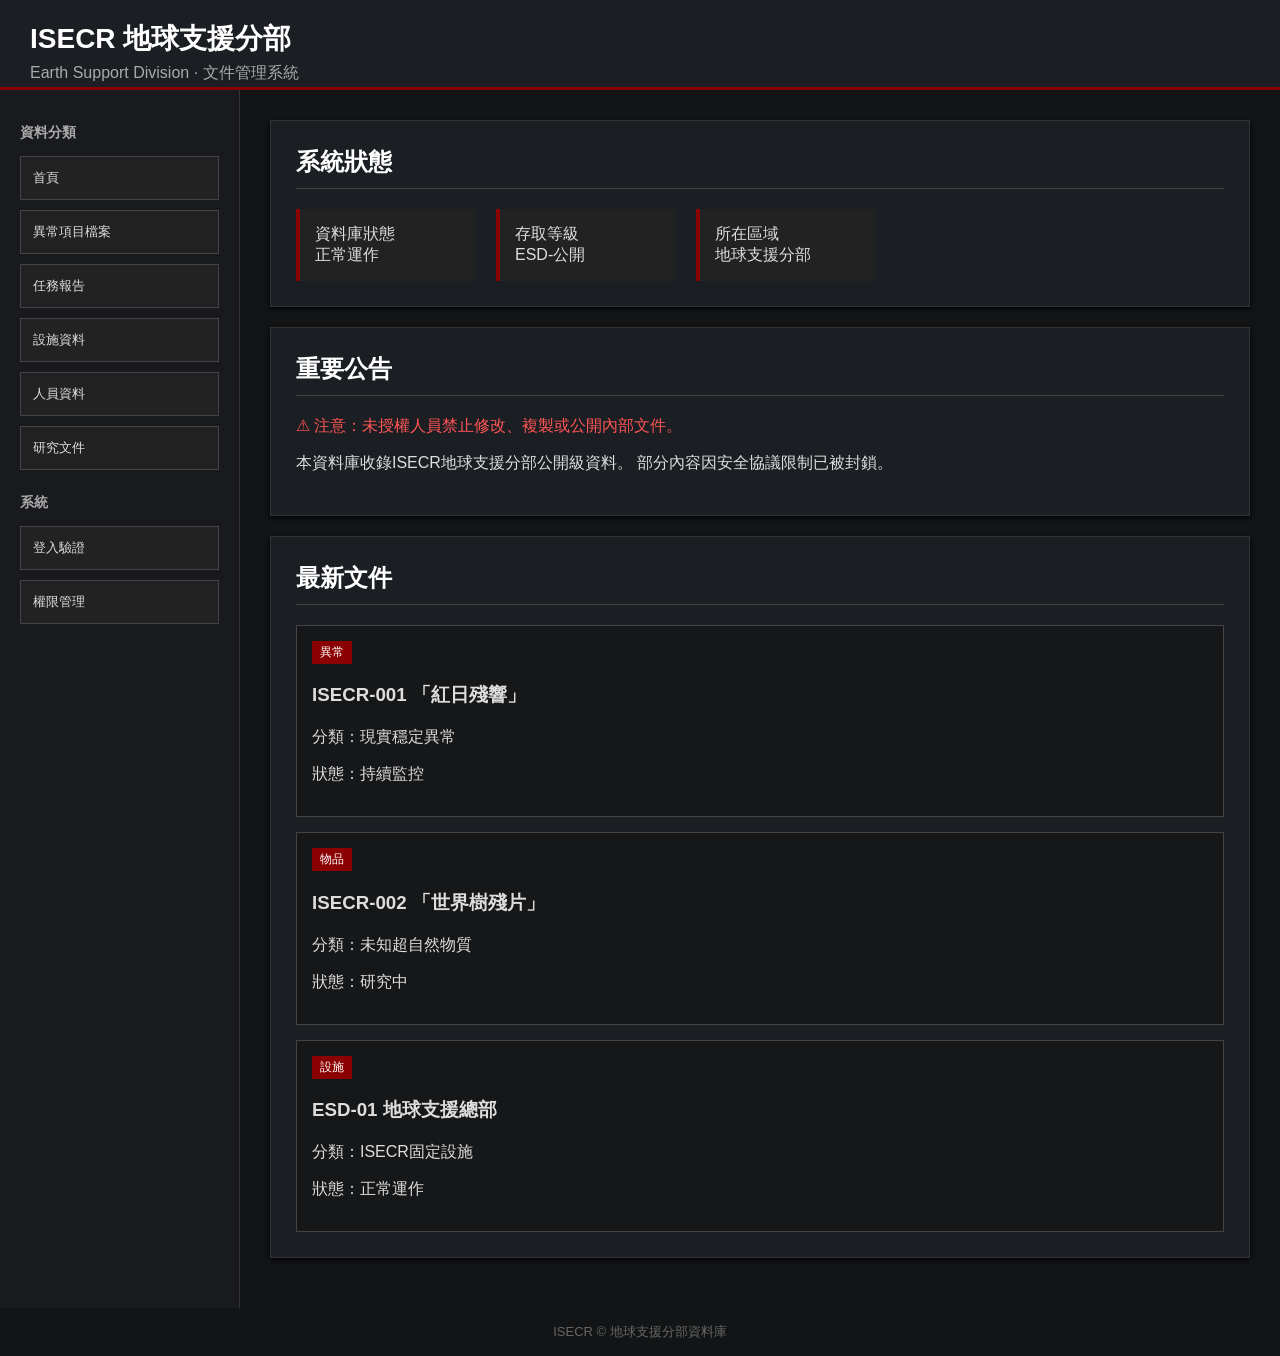
<file: index.html>
<!DOCTYPE html>
<html lang="zh-Hant">

<head>

<meta charset="UTF-8">

<meta name="viewport" content="width=device-width, initial-scale=1.0">

<title>ISECR 地球支援分部資料庫</title>


<style>

*{
box-sizing:border-box;
}


body{

margin:0;

background:#121416;

color:#ddd;

font-family:
"Microsoft JhengHei",
"PingFang TC",
sans-serif;

}


/* 頂部 */

.header{

height:90px;

background:#1b1e22;

border-bottom:3px solid #8b0000;

padding:20px 30px;

}


.header h1{

margin:0;

font-size:28px;

color:white;

}


.header p{

margin:5px 0;

color:#aaa;

}



/* 主框架 */


.layout{

display:flex;

min-height:calc(100vh - 90px);

}



/* 導航 */


.menu{

width:240px;

background:#181a1d;

border-right:1px solid #333;

padding:20px;

}


.menu h3{

color:#aaa;

font-size:14px;

}



.menu button{

width:100%;

background:#222;

color:#ddd;

border:1px solid #444;

padding:12px;

margin-bottom:10px;

text-align:left;

cursor:pointer;

}



.menu button:hover{

background:#333;

border-color:#8b0000;

}




/* 內容 */


.main{

flex:1;

padding:30px;

}



.card{

background:#1b1e22;

border:1px solid #333;

padding:25px;

margin-bottom:20px;

box-shadow:0 2px 5px #000;

}



.card h2{

margin-top:0;

color:white;

border-bottom:1px solid #444;

padding-bottom:10px;

}




/* 狀態 */


.status{

display:flex;

gap:20px;

flex-wrap:wrap;

}



.box{

background:#222;

padding:15px;

border-left:4px solid #8b0000;

min-width:180px;

}



.red{

color:#ff5555;

}




/* 文件 */


.document{

background:#161719;

border:1px solid #444;

padding:15px;

margin-top:15px;

}



.document h3{

color:#ddd;

}



.tag{

display:inline-block;

background:#8b0000;

color:white;

padding:3px 8px;

font-size:12px;

}




footer{

padding:15px;

text-align:center;

color:#666;

font-size:13px;

}



@media(max-width:700px){


.layout{

display:block;

}


.menu{

width:100%;

}


.main{

padding:15px;

}


}



</style>


</head>



<body>



<div class="header">

<h1>
ISECR 地球支援分部
</h1>

<p>
Earth Support Division · 文件管理系統
</p>

</div>



<div class="layout">



<div class="menu">

<h3>
資料分類
</h3>


<button onclick="location.href='index.html'">
首頁
</button>

<button onclick="location.href='1.html'">
異常項目檔案
</button>

<button onclick="location.href='2.html'">
任務報告
</button>

<button onclick="location.href='3.html'">
設施資料
</button>

<button onclick="location.href='4.html'">
人員資料
</button>

<button onclick="location.href='5.html'">
研究文件
</button>

<h3>系統</h3>

<button onclick="location.href='6.html'">
登入驗證
</button>

<button onclick="location.href='7.html'">
權限管理
</button>


</div>




<div class="main">



<div class="card">


<h2>
系統狀態
</h2>


<div class="status">


<div class="box">

資料庫狀態

<br>

正常運作

</div>


<div class="box">

存取等級

<br>

ESD-公開

</div>


<div class="box">

所在區域

<br>

地球支援分部

</div>



</div>


</div>




<div class="card">


<h2>
重要公告
</h2>


<p class="red">

⚠ 注意：未授權人員禁止修改、複製或公開內部文件。

</p>


<p>

本資料庫收錄ISECR地球支援分部公開級資料。

部分內容因安全協議限制已被封鎖。

</p>


</div>





<div class="card">


<h2>
最新文件

</h2>



<div class="document">


<span class="tag">
異常
</span>


<h3>

ISECR-001 「紅日殘響」

</h3>


<p>

分類：現實穩定異常

</p>


<p>

狀態：持續監控

</p>


</div>




<div class="document">


<span class="tag">
物品
</span>


<h3>

ISECR-002 「世界樹殘片」

</h3>


<p>

分類：未知超自然物質

</p>


<p>

狀態：研究中

</p>


</div>




<div class="document">


<span class="tag">
設施
</span>


<h3>

ESD-01 地球支援總部

</h3>


<p>

分類：ISECR固定設施

</p>


<p>

狀態：正常運作

</p>


</div>



</div>



</div>


</div>



<footer>

ISECR © 地球支援分部資料庫

</footer>



</body>

</html>
</file>
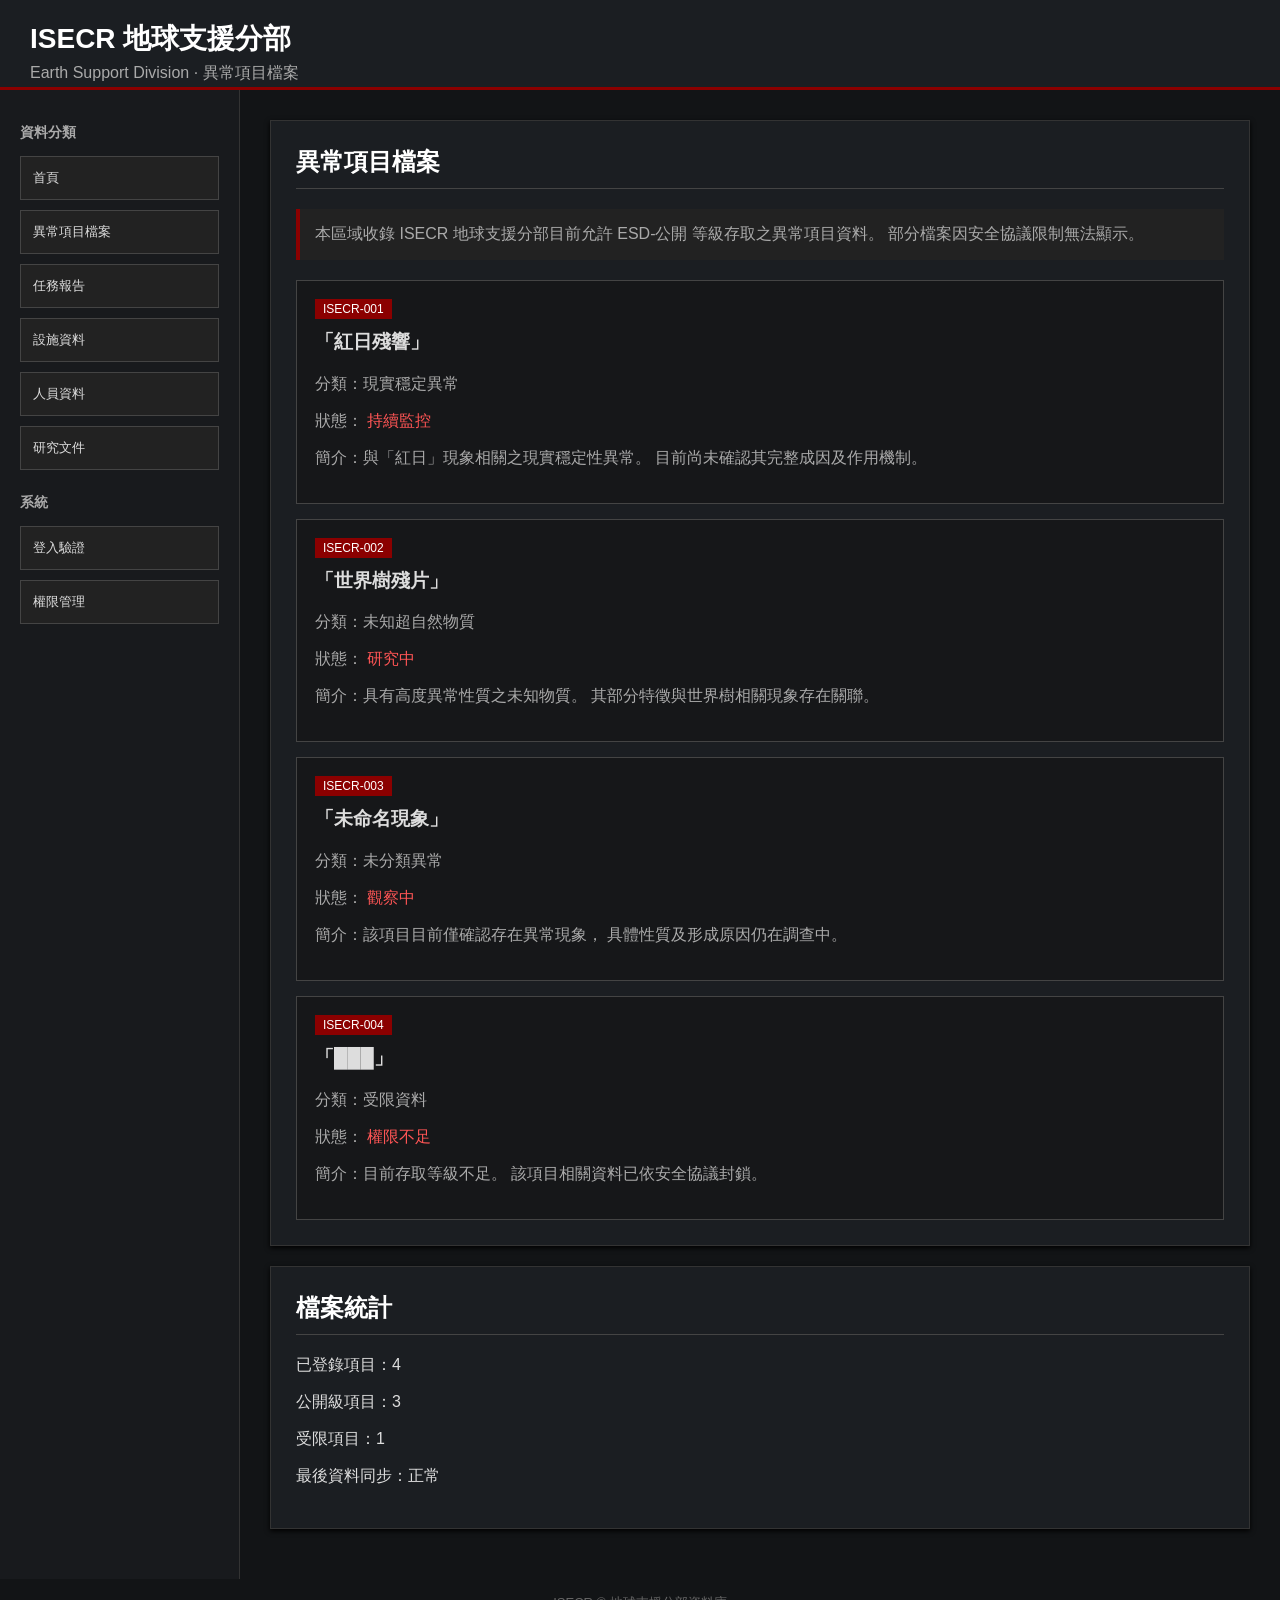
<file: 1.html>
<!DOCTYPE html>
<html lang="zh-Hant">

<head>

<meta charset="UTF-8">

<meta name="viewport" content="width=device-width, initial-scale=1.0">

<link rel="stylesheet" href="style.css">

<title>異常項目檔案 - ISECR 地球支援分部</title>



</head>


<body>


<div class="header">

<h1>
ISECR 地球支援分部
</h1>

<p>
Earth Support Division · 異常項目檔案
</p>

</div>


<div class="layout">


<div class="menu">

<h3>
資料分類
</h3>

<button onclick="location.href='index.html'">
首頁
</button>

<button onclick="location.href='1.html'">
異常項目檔案
</button>

<button onclick="location.href='2.html'">
任務報告
</button>

<button onclick="location.href='3.html'">
設施資料
</button>

<button onclick="location.href='4.html'">
人員資料
</button>

<button onclick="location.href='5.html'">
研究文件
</button>


<h3>
系統
</h3>

<button onclick="location.href='6.html'">
登入驗證
</button>

<button onclick="location.href='7.html'">
權限管理
</button>

</div>


<div class="main">


<div class="card">

<h2>
異常項目檔案
</h2>

<div class="notice">

本區域收錄 ISECR 地球支援分部目前允許
ESD-公開 等級存取之異常項目資料。

部分檔案因安全協議限制無法顯示。

</div>


<div class="document">

<span class="tag">
ISECR-001
</span>

<h3>
「紅日殘響」
</h3>

<p>
分類：現實穩定異常
</p>

<p>
狀態：
<span class="status">
持續監控
</span>
</p>

<p>
簡介：與「紅日」現象相關之現實穩定性異常。
目前尚未確認其完整成因及作用機制。
</p>

</div>


<div class="document">

<span class="tag">
ISECR-002
</span>

<h3>
「世界樹殘片」
</h3>

<p>
分類：未知超自然物質
</p>

<p>
狀態：
<span class="status">
研究中
</span>
</p>

<p>
簡介：具有高度異常性質之未知物質。
其部分特徵與世界樹相關現象存在關聯。
</p>

</div>


<div class="document">

<span class="tag">
ISECR-003
</span>

<h3>
「未命名現象」
</h3>

<p>
分類：未分類異常
</p>

<p>
狀態：
<span class="status">
觀察中
</span>
</p>

<p>
簡介：該項目目前僅確認存在異常現象，
具體性質及形成原因仍在調查中。
</p>

</div>


<div class="document">

<span class="tag">
ISECR-004
</span>

<h3>
「███」
</h3>

<p>
分類：受限資料
</p>

<p>
狀態：
<span class="status">
權限不足
</span>
</p>

<p>
簡介：目前存取等級不足。
該項目相關資料已依安全協議封鎖。
</p>

</div>


</div>


<div class="card">

<h2>
檔案統計
</h2>

<p>
已登錄項目：4
</p>

<p>
公開級項目：3
</p>

<p>
受限項目：1
</p>

<p>
最後資料同步：正常
</p>

</div>


</div>

</div>


<footer>

ISECR © 地球支援分部資料庫

</footer>


</body>

</html>
</file>
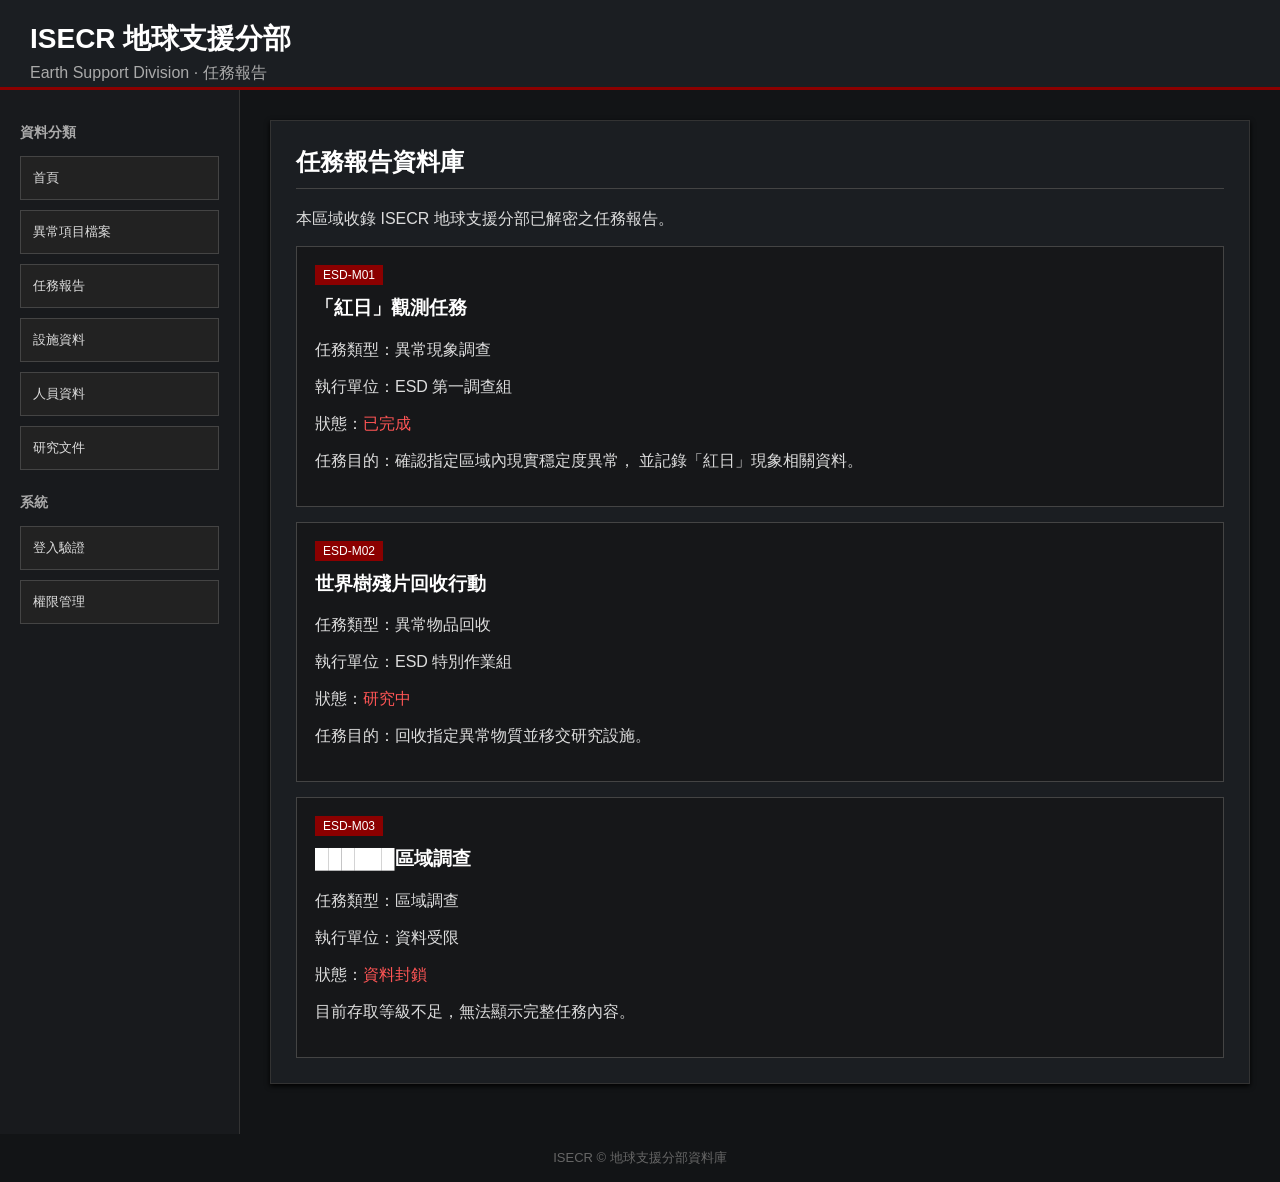
<file: 2.html>
<!DOCTYPE html>
<html lang="zh-Hant">

<head>
<meta charset="UTF-8">
<meta name="viewport" content="width=device-width, initial-scale=1.0">

<link rel="stylesheet" href="style.css">

<title>任務報告 - ISECR 地球支援分部</title>


</head>

<body>

<div class="header">
<h1>ISECR 地球支援分部</h1>
<p>Earth Support Division · 任務報告</p>
</div>

<div class="layout">

<div class="menu">

<h3>資料分類</h3>

<button onclick="location.href='index.html'">首頁</button>
<button onclick="location.href='1.html'">異常項目檔案</button>
<button onclick="location.href='2.html'">任務報告</button>
<button onclick="location.href='3.html'">設施資料</button>
<button onclick="location.href='4.html'">人員資料</button>
<button onclick="location.href='5.html'">研究文件</button>

<h3>系統</h3>

<button onclick="location.href='6.html'">登入驗證</button>
<button onclick="location.href='7.html'">權限管理</button>

</div>

<div class="main">

<div class="card">

<h2>任務報告資料庫</h2>

<p>本區域收錄 ISECR 地球支援分部已解密之任務報告。</p>

<div class="report">

<span class="tag">ESD-M01</span>

<h3>「紅日」觀測任務</h3>

<p>任務類型：異常現象調查</p>

<p>執行單位：ESD 第一調查組</p>

<p>狀態：<span class="status">已完成</span></p>

<p>
任務目的：確認指定區域內現實穩定度異常，
並記錄「紅日」現象相關資料。
</p>

</div>

<div class="report">

<span class="tag">ESD-M02</span>

<h3>世界樹殘片回收行動</h3>

<p>任務類型：異常物品回收</p>

<p>執行單位：ESD 特別作業組</p>

<p>狀態：<span class="status">研究中</span></p>

<p>
任務目的：回收指定異常物質並移交研究設施。
</p>

</div>

<div class="report">

<span class="tag">ESD-M03</span>

<h3>██████區域調查</h3>

<p>任務類型：區域調查</p>

<p>執行單位：資料受限</p>

<p>狀態：<span class="status">資料封鎖</span></p>

<p>
目前存取等級不足，無法顯示完整任務內容。
</p>

</div>

</div>

</div>

</div>

<footer>
ISECR © 地球支援分部資料庫
</footer>

</body>
</html>
</file>
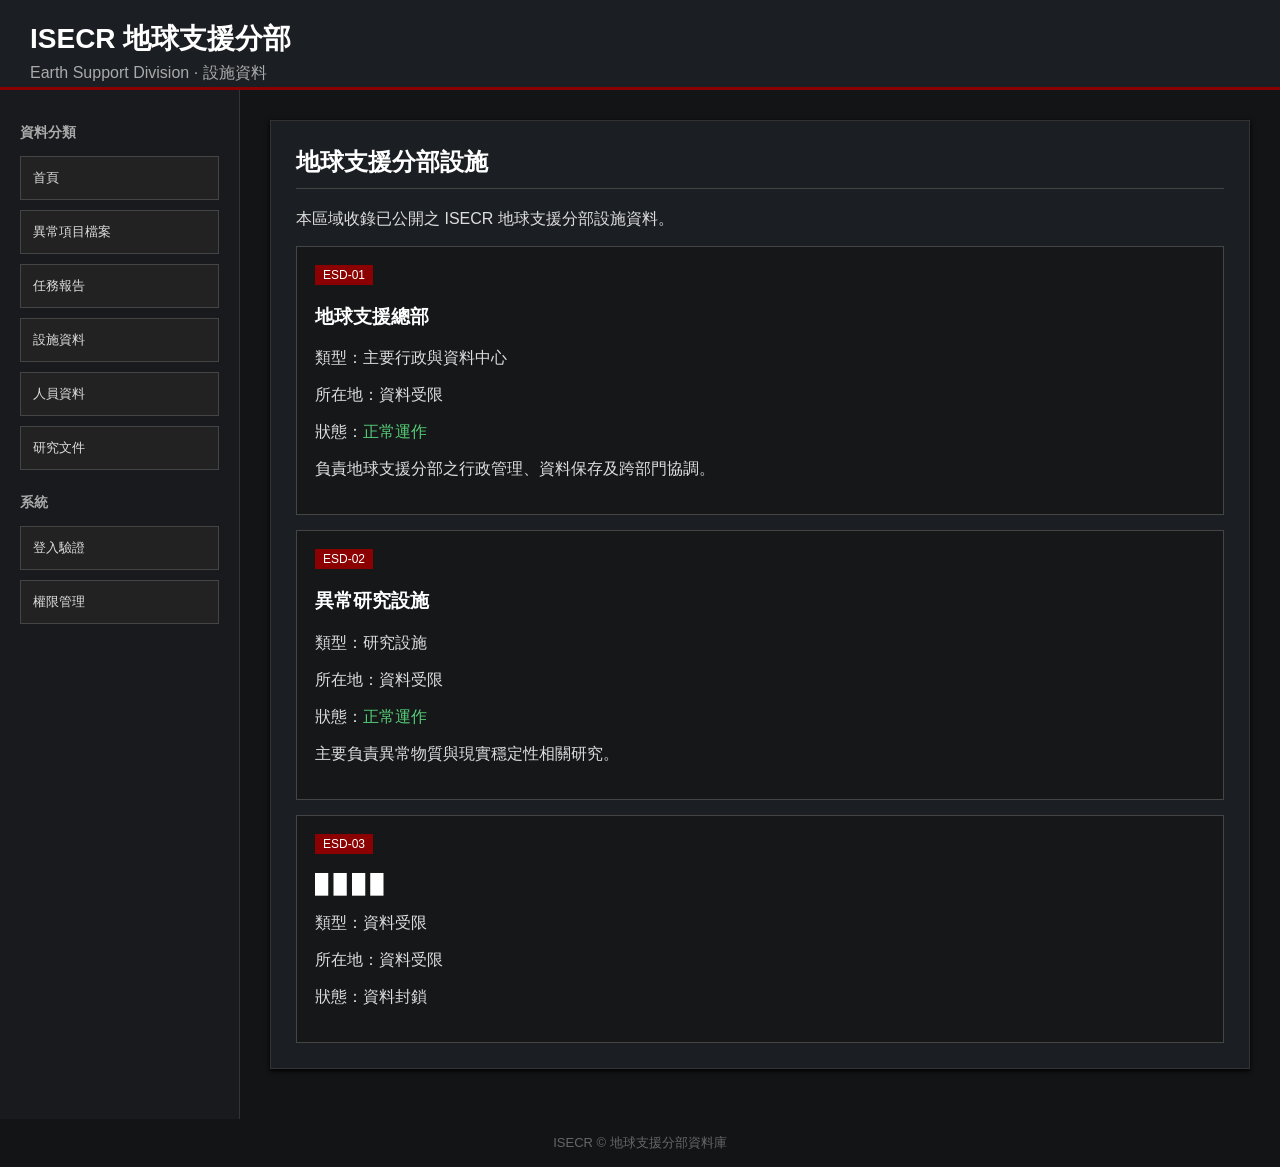
<file: 3.html>
<!DOCTYPE html>
<html lang="zh-Hant">

<head>
<meta charset="UTF-8">
<meta name="viewport" content="width=device-width, initial-scale=1.0">
<title>設施資料 - ISECR 地球支援分部</title>

<style>
*{box-sizing:border-box;}

body{
margin:0;
background:#121416;
color:#ddd;
font-family:"Microsoft JhengHei","PingFang TC",sans-serif;
}

.header{
height:90px;
background:#1b1e22;
border-bottom:3px solid #8b0000;
padding:20px 30px;
}

.header h1{margin:0;font-size:28px;color:white;}
.header p{margin:5px 0;color:#aaa;}

.layout{
display:flex;
min-height:calc(100vh - 90px);
}

.menu{
width:240px;
background:#181a1d;
border-right:1px solid #333;
padding:20px;
}

.menu h3{
color:#aaa;
font-size:14px;
}

.menu button{
width:100%;
background:#222;
color:#ddd;
border:1px solid #444;
padding:12px;
margin-bottom:10px;
text-align:left;
cursor:pointer;
}

.menu button:hover{
background:#333;
border-color:#8b0000;
}

.main{
flex:1;
padding:30px;
}

.card{
background:#1b1e22;
border:1px solid #333;
padding:25px;
margin-bottom:20px;
box-shadow:0 2px 5px #000;
}

.card h2{
margin-top:0;
color:white;
border-bottom:1px solid #444;
padding-bottom:10px;
}

.facility{
background:#161719;
border:1px solid #444;
padding:18px;
margin-top:15px;
}

.facility h3{
color:white;
}

.tag{
display:inline-block;
background:#8b0000;
color:white;
padding:3px 8px;
font-size:12px;
}

.status{
color:#55cc77;
}

footer{
padding:15px;
text-align:center;
color:#666;
font-size:13px;
}

@media(max-width:700px){
.layout{display:block;}
.menu{width:100%;}
.main{padding:15px;}
}
</style>
</head>

<body>

<div class="header">
<h1>ISECR 地球支援分部</h1>
<p>Earth Support Division · 設施資料</p>
</div>

<div class="layout">

<div class="menu">

<h3>資料分類</h3>

<button onclick="location.href='index.html'">首頁</button>
<button onclick="location.href='1.html'">異常項目檔案</button>
<button onclick="location.href='2.html'">任務報告</button>
<button onclick="location.href='3.html'">設施資料</button>
<button onclick="location.href='4.html'">人員資料</button>
<button onclick="location.href='5.html'">研究文件</button>

<h3>系統</h3>

<button onclick="location.href='6.html'">登入驗證</button>
<button onclick="location.href='7.html'">權限管理</button>

</div>

<div class="main">

<div class="card">

<h2>地球支援分部設施</h2>

<p>本區域收錄已公開之 ISECR 地球支援分部設施資料。</p>

<div class="facility">

<span class="tag">ESD-01</span>

<h3>地球支援總部</h3>

<p>類型：主要行政與資料中心</p>

<p>所在地：資料受限</p>

<p>狀態：<span class="status">正常運作</span></p>

<p>
負責地球支援分部之行政管理、資料保存及跨部門協調。
</p>

</div>

<div class="facility">

<span class="tag">ESD-02</span>

<h3>異常研究設施</h3>

<p>類型：研究設施</p>

<p>所在地：資料受限</p>

<p>狀態：<span class="status">正常運作</span></p>

<p>
主要負責異常物質與現實穩定性相關研究。
</p>

</div>

<div class="facility">

<span class="tag">ESD-03</span>

<h3>█ █ █ █</h3>

<p>類型：資料受限</p>

<p>所在地：資料受限</p>

<p>狀態：資料封鎖</p>

</div>

</div>

</div>

</div>

<footer>
ISECR © 地球支援分部資料庫
</footer>

</body>
</html>
</file>
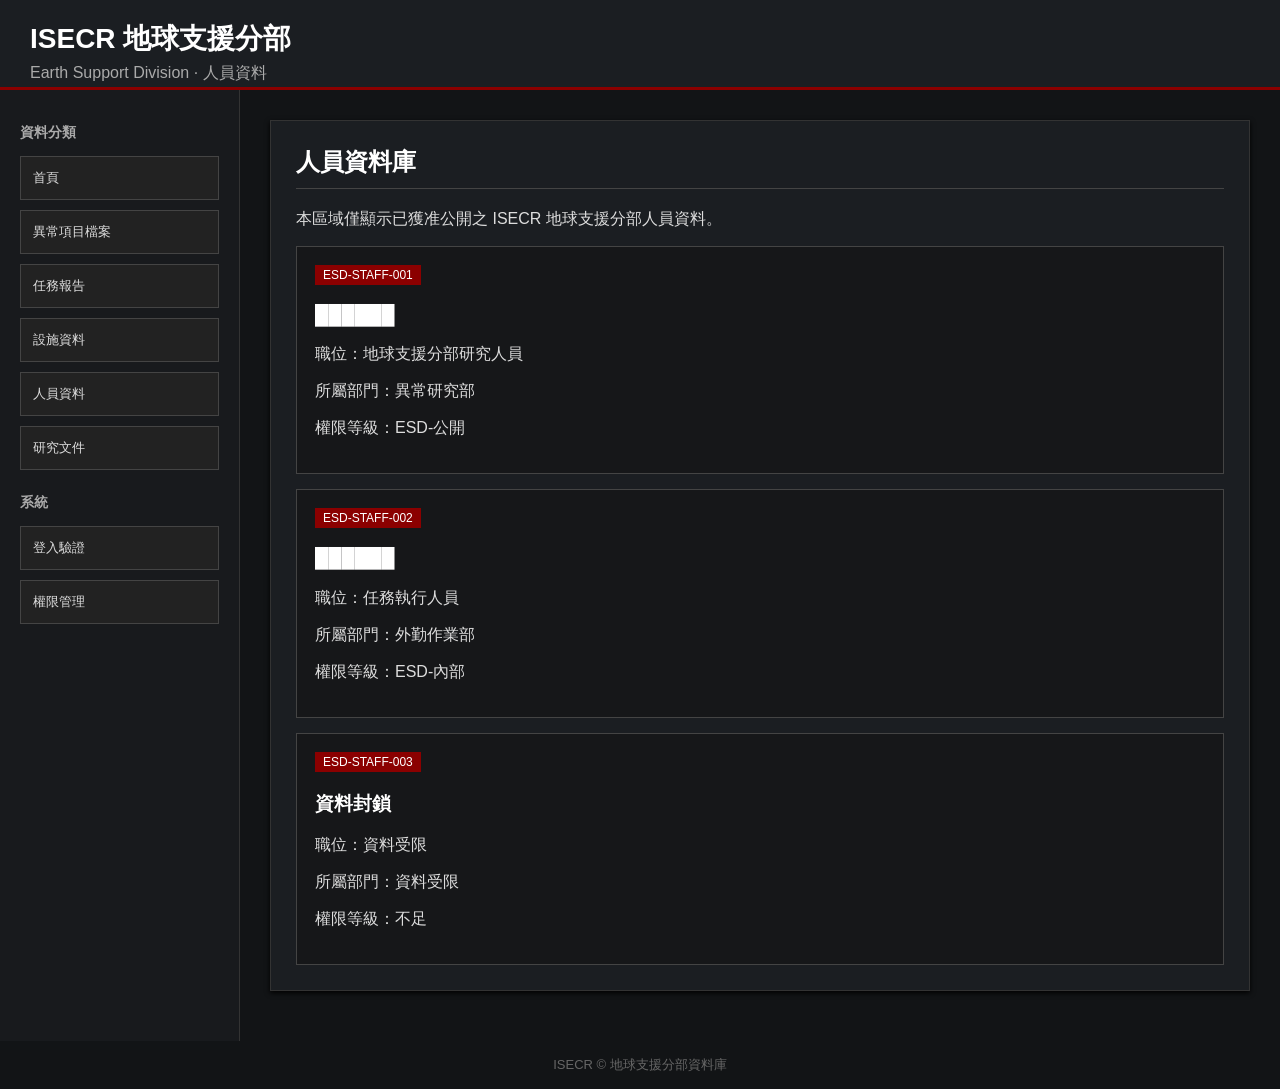
<file: 4.html>
<!DOCTYPE html>
<html lang="zh-Hant">

<head>
<meta charset="UTF-8">
<meta name="viewport" content="width=device-width, initial-scale=1.0">
<title>人員資料 - ISECR 地球支援分部</title>

<style>
*{box-sizing:border-box;}

body{
margin:0;
background:#121416;
color:#ddd;
font-family:"Microsoft JhengHei","PingFang TC",sans-serif;
}

.header{
height:90px;
background:#1b1e22;
border-bottom:3px solid #8b0000;
padding:20px 30px;
}

.header h1{margin:0;font-size:28px;color:white;}
.header p{margin:5px 0;color:#aaa;}

.layout{
display:flex;
min-height:calc(100vh - 90px);
}

.menu{
width:240px;
background:#181a1d;
border-right:1px solid #333;
padding:20px;
}

.menu h3{
color:#aaa;
font-size:14px;
}

.menu button{
width:100%;
background:#222;
color:#ddd;
border:1px solid #444;
padding:12px;
margin-bottom:10px;
text-align:left;
cursor:pointer;
}

.menu button:hover{
background:#333;
border-color:#8b0000;
}

.main{
flex:1;
padding:30px;
}

.card{
background:#1b1e22;
border:1px solid #333;
padding:25px;
margin-bottom:20px;
box-shadow:0 2px 5px #000;
}

.card h2{
margin-top:0;
color:white;
border-bottom:1px solid #444;
padding-bottom:10px;
}

.person{
background:#161719;
border:1px solid #444;
padding:18px;
margin-top:15px;
}

.person h3{
color:white;
}

.tag{
display:inline-block;
background:#8b0000;
color:white;
padding:3px 8px;
font-size:12px;
}

footer{
padding:15px;
text-align:center;
color:#666;
font-size:13px;
}

@media(max-width:700px){
.layout{display:block;}
.menu{width:100%;}
.main{padding:15px;}
}
</style>
</head>

<body>

<div class="header">
<h1>ISECR 地球支援分部</h1>
<p>Earth Support Division · 人員資料</p>
</div>

<div class="layout">

<div class="menu">

<h3>資料分類</h3>

<button onclick="location.href='index.html'">首頁</button>
<button onclick="location.href='1.html'">異常項目檔案</button>
<button onclick="location.href='2.html'">任務報告</button>
<button onclick="location.href='3.html'">設施資料</button>
<button onclick="location.href='4.html'">人員資料</button>
<button onclick="location.href='5.html'">研究文件</button>

<h3>系統</h3>

<button onclick="location.href='6.html'">登入驗證</button>
<button onclick="location.href='7.html'">權限管理</button>

</div>

<div class="main">

<div class="card">

<h2>人員資料庫</h2>

<p>
本區域僅顯示已獲准公開之 ISECR 地球支援分部人員資料。
</p>

<div class="person">

<span class="tag">ESD-STAFF-001</span>

<h3>██████</h3>

<p>職位：地球支援分部研究人員</p>

<p>所屬部門：異常研究部</p>

<p>權限等級：ESD-公開</p>

</div>

<div class="person">

<span class="tag">ESD-STAFF-002</span>

<h3>██████</h3>

<p>職位：任務執行人員</p>

<p>所屬部門：外勤作業部</p>

<p>權限等級：ESD-內部</p>

</div>

<div class="person">

<span class="tag">ESD-STAFF-003</span>

<h3>資料封鎖</h3>

<p>職位：資料受限</p>

<p>所屬部門：資料受限</p>

<p>權限等級：不足</p>

</div>

</div>

</div>

</div>

<footer>
ISECR © 地球支援分部資料庫
</footer>

</body>
</html>
</file>
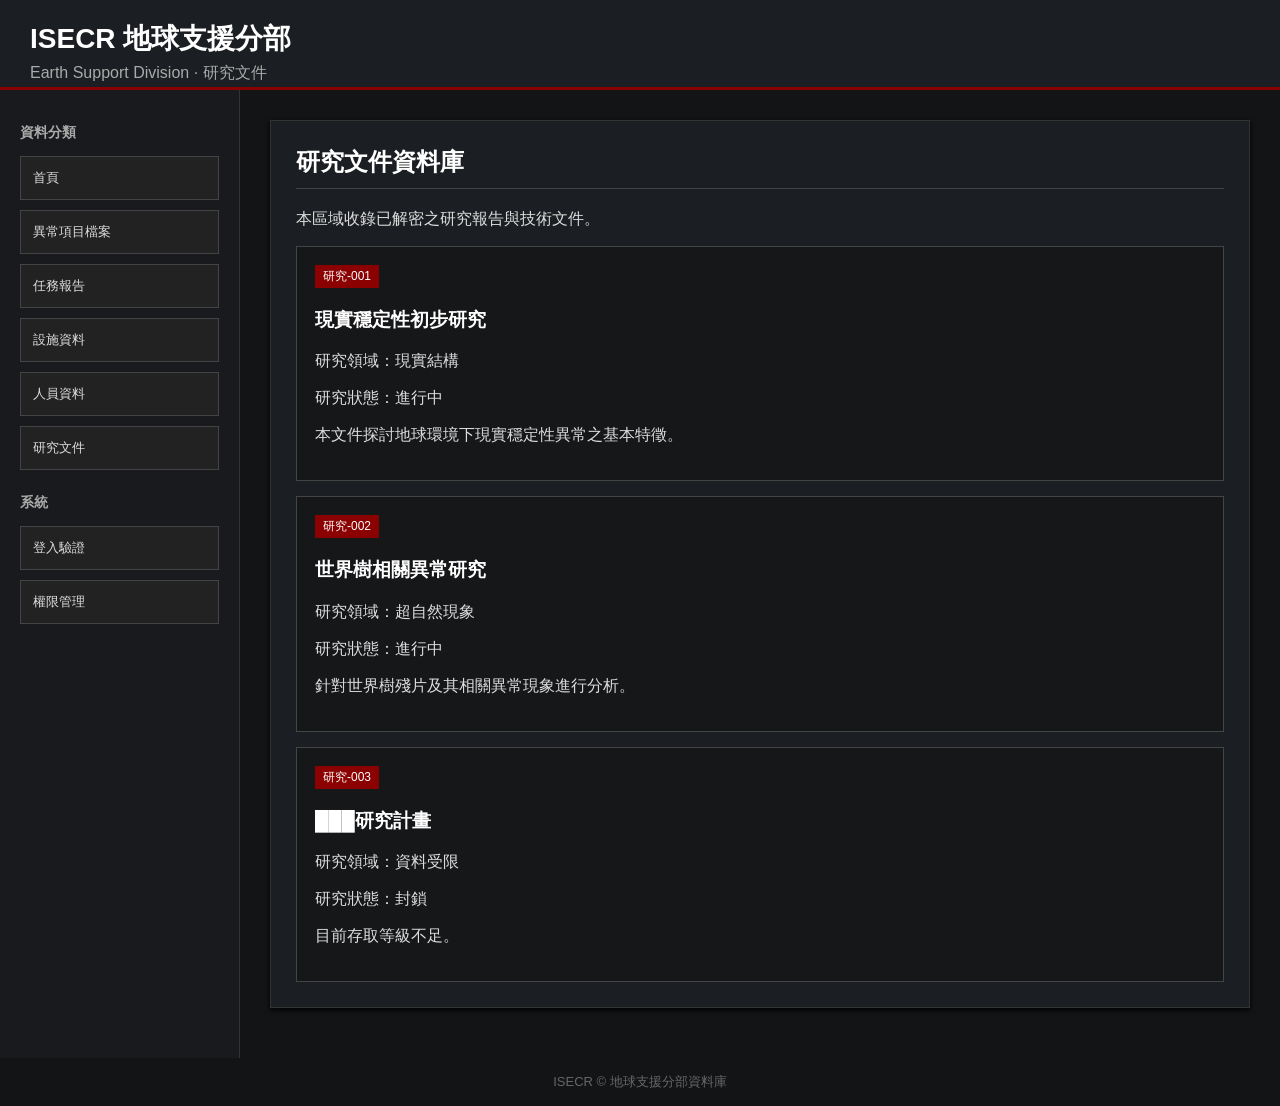
<file: 5.html>
<!DOCTYPE html>
<html lang="zh-Hant">

<head>
<meta charset="UTF-8">
<meta name="viewport" content="width=device-width, initial-scale=1.0">
<title>研究文件 - ISECR 地球支援分部</title>

<style>
*{box-sizing:border-box;}

body{
margin:0;
background:#121416;
color:#ddd;
font-family:"Microsoft JhengHei","PingFang TC",sans-serif;
}

.header{
height:90px;
background:#1b1e22;
border-bottom:3px solid #8b0000;
padding:20px 30px;
}

.header h1{margin:0;font-size:28px;color:white;}
.header p{margin:5px 0;color:#aaa;}

.layout{
display:flex;
min-height:calc(100vh - 90px);
}

.menu{
width:240px;
background:#181a1d;
border-right:1px solid #333;
padding:20px;
}

.menu h3{
color:#aaa;
font-size:14px;
}

.menu button{
width:100%;
background:#222;
color:#ddd;
border:1px solid #444;
padding:12px;
margin-bottom:10px;
text-align:left;
cursor:pointer;
}

.menu button:hover{
background:#333;
border-color:#8b0000;
}

.main{
flex:1;
padding:30px;
}

.card{
background:#1b1e22;
border:1px solid #333;
padding:25px;
margin-bottom:20px;
box-shadow:0 2px 5px #000;
}

.card h2{
margin-top:0;
color:white;
border-bottom:1px solid #444;
padding-bottom:10px;
}

.document{
background:#161719;
border:1px solid #444;
padding:18px;
margin-top:15px;
}

.document h3{
color:white;
}

.tag{
display:inline-block;
background:#8b0000;
color:white;
padding:3px 8px;
font-size:12px;
}

footer{
padding:15px;
text-align:center;
color:#666;
font-size:13px;
}

@media(max-width:700px){
.layout{display:block;}
.menu{width:100%;}
.main{padding:15px;}
}
</style>
</head>

<body>

<div class="header">
<h1>ISECR 地球支援分部</h1>
<p>Earth Support Division · 研究文件</p>
</div>

<div class="layout">

<div class="menu">

<h3>資料分類</h3>

<button onclick="location.href='index.html'">首頁</button>
<button onclick="location.href='1.html'">異常項目檔案</button>
<button onclick="location.href='2.html'">任務報告</button>
<button onclick="location.href='3.html'">設施資料</button>
<button onclick="location.href='4.html'">人員資料</button>
<button onclick="location.href='5.html'">研究文件</button>

<h3>系統</h3>

<button onclick="location.href='6.html'">登入驗證</button>
<button onclick="location.href='7.html'">權限管理</button>

</div>

<div class="main">

<div class="card">

<h2>研究文件資料庫</h2>

<p>
本區域收錄已解密之研究報告與技術文件。
</p>

<div class="document">

<span class="tag">研究-001</span>

<h3>現實穩定性初步研究</h3>

<p>研究領域：現實結構</p>

<p>研究狀態：進行中</p>

<p>
本文件探討地球環境下現實穩定性異常之基本特徵。
</p>

</div>

<div class="document">

<span class="tag">研究-002</span>

<h3>世界樹相關異常研究</h3>

<p>研究領域：超自然現象</p>

<p>研究狀態：進行中</p>

<p>
針對世界樹殘片及其相關異常現象進行分析。
</p>

</div>

<div class="document">

<span class="tag">研究-003</span>

<h3>███研究計畫</h3>

<p>研究領域：資料受限</p>

<p>研究狀態：封鎖</p>

<p>
目前存取等級不足。
</p>

</div>

</div>

</div>

</div>

<footer>
ISECR © 地球支援分部資料庫
</footer>

</body>
</html>
</file>
<file: style.css>
*{
box-sizing:border-box;
}

body{

margin:0;

background:#121416;

color:#ddd;

font-family:
"Microsoft JhengHei",
"PingFang TC",
sans-serif;

}


/* 頂部 */

.header{

height:90px;

background:#1b1e22;

border-bottom:3px solid #8b0000;

padding:20px 30px;

}

.header h1{

margin:0;

font-size:28px;

color:white;

}

.header p{

margin:5px 0;

color:#aaa;

}


/* 主框架 */

.layout{

display:flex;

min-height:calc(100vh - 90px);

}


/* 導航 */

.menu{

width:240px;

background:#181a1d;

border-right:1px solid #333;

padding:20px;

}

.menu h3{

color:#aaa;

font-size:14px;

}

.menu button{

width:100%;

background:#222;

color:#ddd;

border:1px solid #444;

padding:12px;

margin-bottom:10px;

text-align:left;

cursor:pointer;

}

.menu button:hover{

background:#333;

border-color:#8b0000;

}


/* 內容 */

.main{

flex:1;

padding:30px;

}

.card{

background:#1b1e22;

border:1px solid #333;

padding:25px;

margin-bottom:20px;

box-shadow:0 2px 5px #000;

}

.card h2{

margin-top:0;

color:white;

border-bottom:1px solid #444;

padding-bottom:10px;

}


/* 文件 */

.document{

background:#161719;

border:1px solid #444;

padding:18px;

margin-top:15px;

}

.document h3{

color:#ddd;

margin-top:10px;

}

.document p{

color:#aaa;

}

.tag{

display:inline-block;

background:#8b0000;

color:white;

padding:3px 8px;

font-size:12px;

}

.status{

color:#ff5555;

}


/* 搜尋提示 */

.notice{

background:#222;

border-left:4px solid #8b0000;

padding:15px;

margin-bottom:20px;

color:#aaa;

}


/* 頁尾 */

footer{

padding:15px;

text-align:center;

color:#666;

font-size:13px;

}


/* 手機 */

@media(max-width:700px){

.layout{

display:block;

}

.menu{

width:100%;

}

.main{

padding:15px;

}

}


*{box-sizing:border-box;}

body{
margin:0;
background:#121416;
color:#ddd;
font-family:"Microsoft JhengHei","PingFang TC",sans-serif;
}

.header{
height:90px;
background:#1b1e22;
border-bottom:3px solid #8b0000;
padding:20px 30px;
}

.header h1{margin:0;font-size:28px;color:white;}
.header p{margin:5px 0;color:#aaa;}

.layout{
display:flex;
min-height:calc(100vh - 90px);
}

.menu{
width:240px;
background:#181a1d;
border-right:1px solid #333;
padding:20px;
}

.menu h3{
color:#aaa;
font-size:14px;
}

.menu button{
width:100%;
background:#222;
color:#ddd;
border:1px solid #444;
padding:12px;
margin-bottom:10px;
text-align:left;
cursor:pointer;
}

.menu button:hover{
background:#333;
border-color:#8b0000;
}

.main{
flex:1;
padding:30px;
}

.card{
background:#1b1e22;
border:1px solid #333;
padding:25px;
margin-bottom:20px;
box-shadow:0 2px 5px #000;
}

.card h2{
margin-top:0;
color:white;
border-bottom:1px solid #444;
padding-bottom:10px;
}

.report{
background:#161719;
border:1px solid #444;
padding:18px;
margin-top:15px;
}

.report h3{
color:white;
margin-top:10px;
}

.tag{
display:inline-block;
background:#8b0000;
color:white;
padding:3px 8px;
font-size:12px;
}

.status{
color:#ff5555;
}

footer{
padding:15px;
text-align:center;
color:#666;
font-size:13px;
}

@media(max-width:700px){
.layout{display:block;}
.menu{width:100%;}
.main{padding:15px;}
}
</file>
